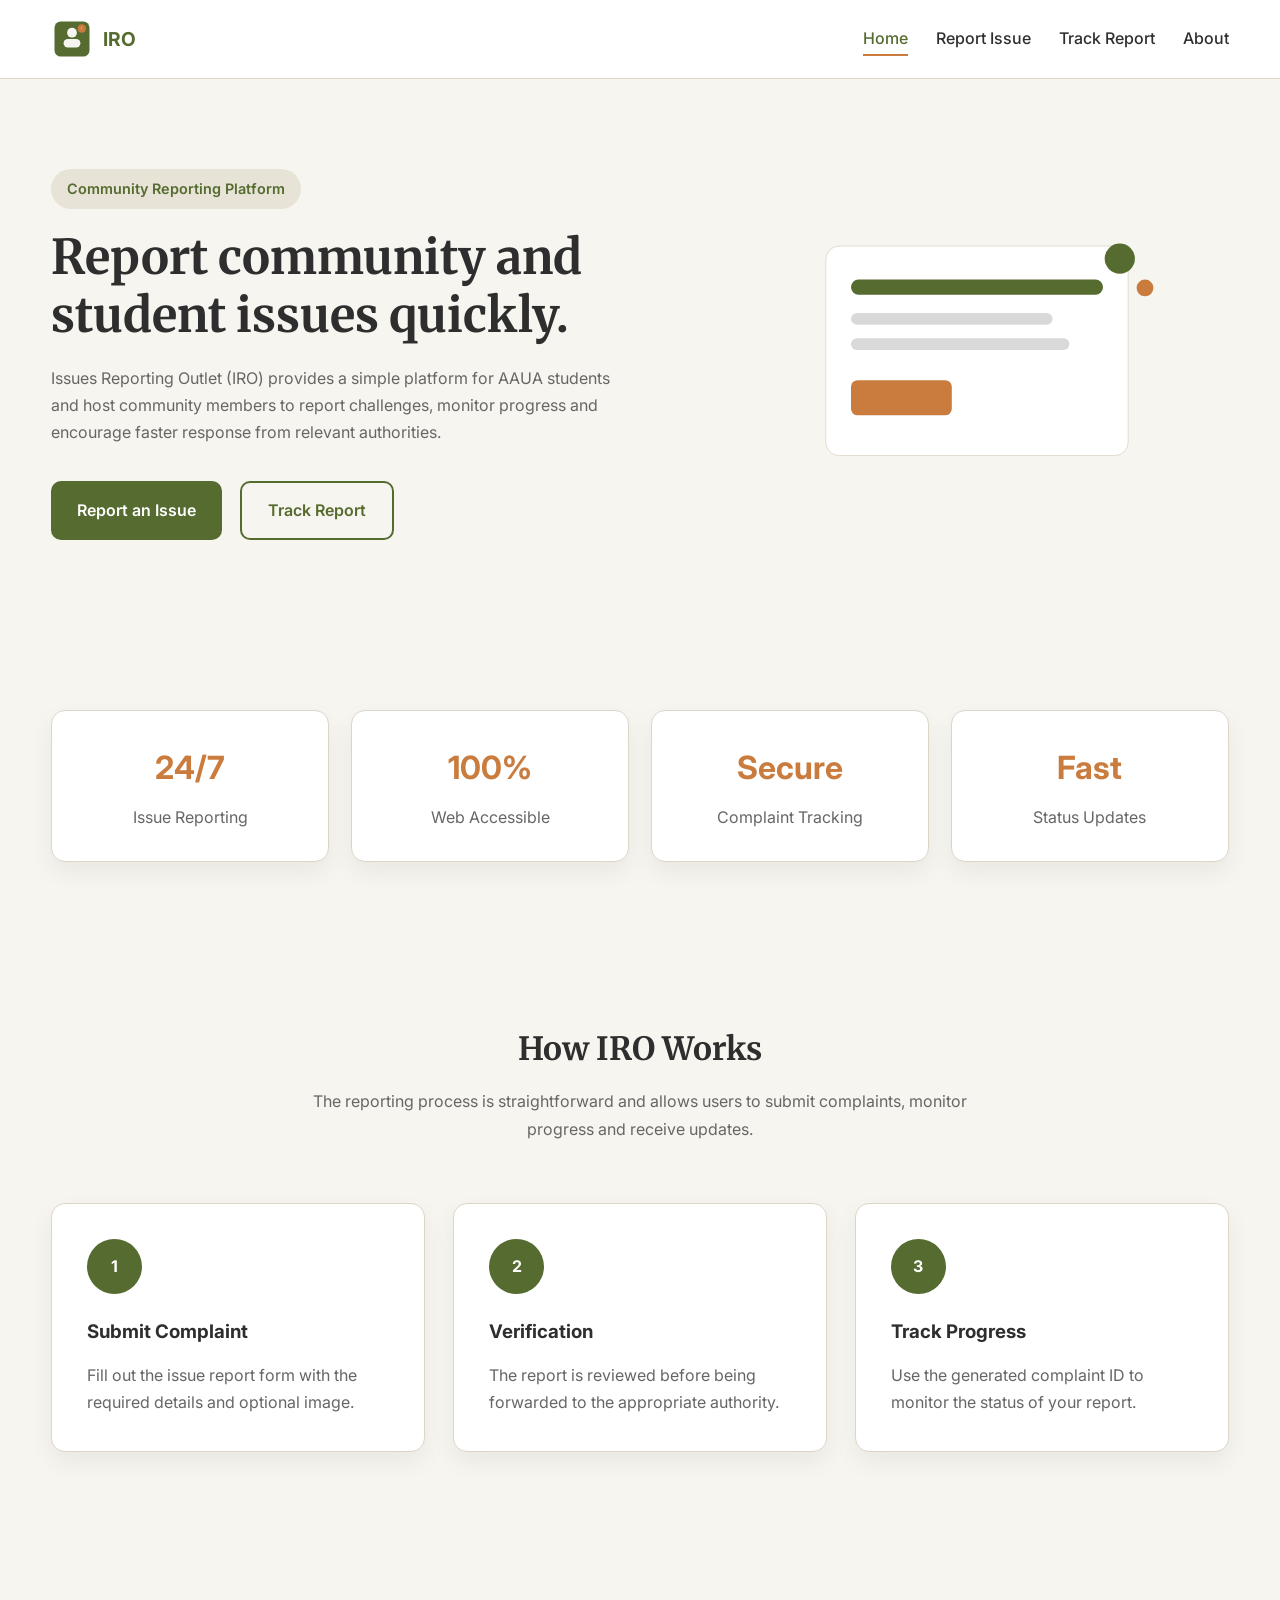
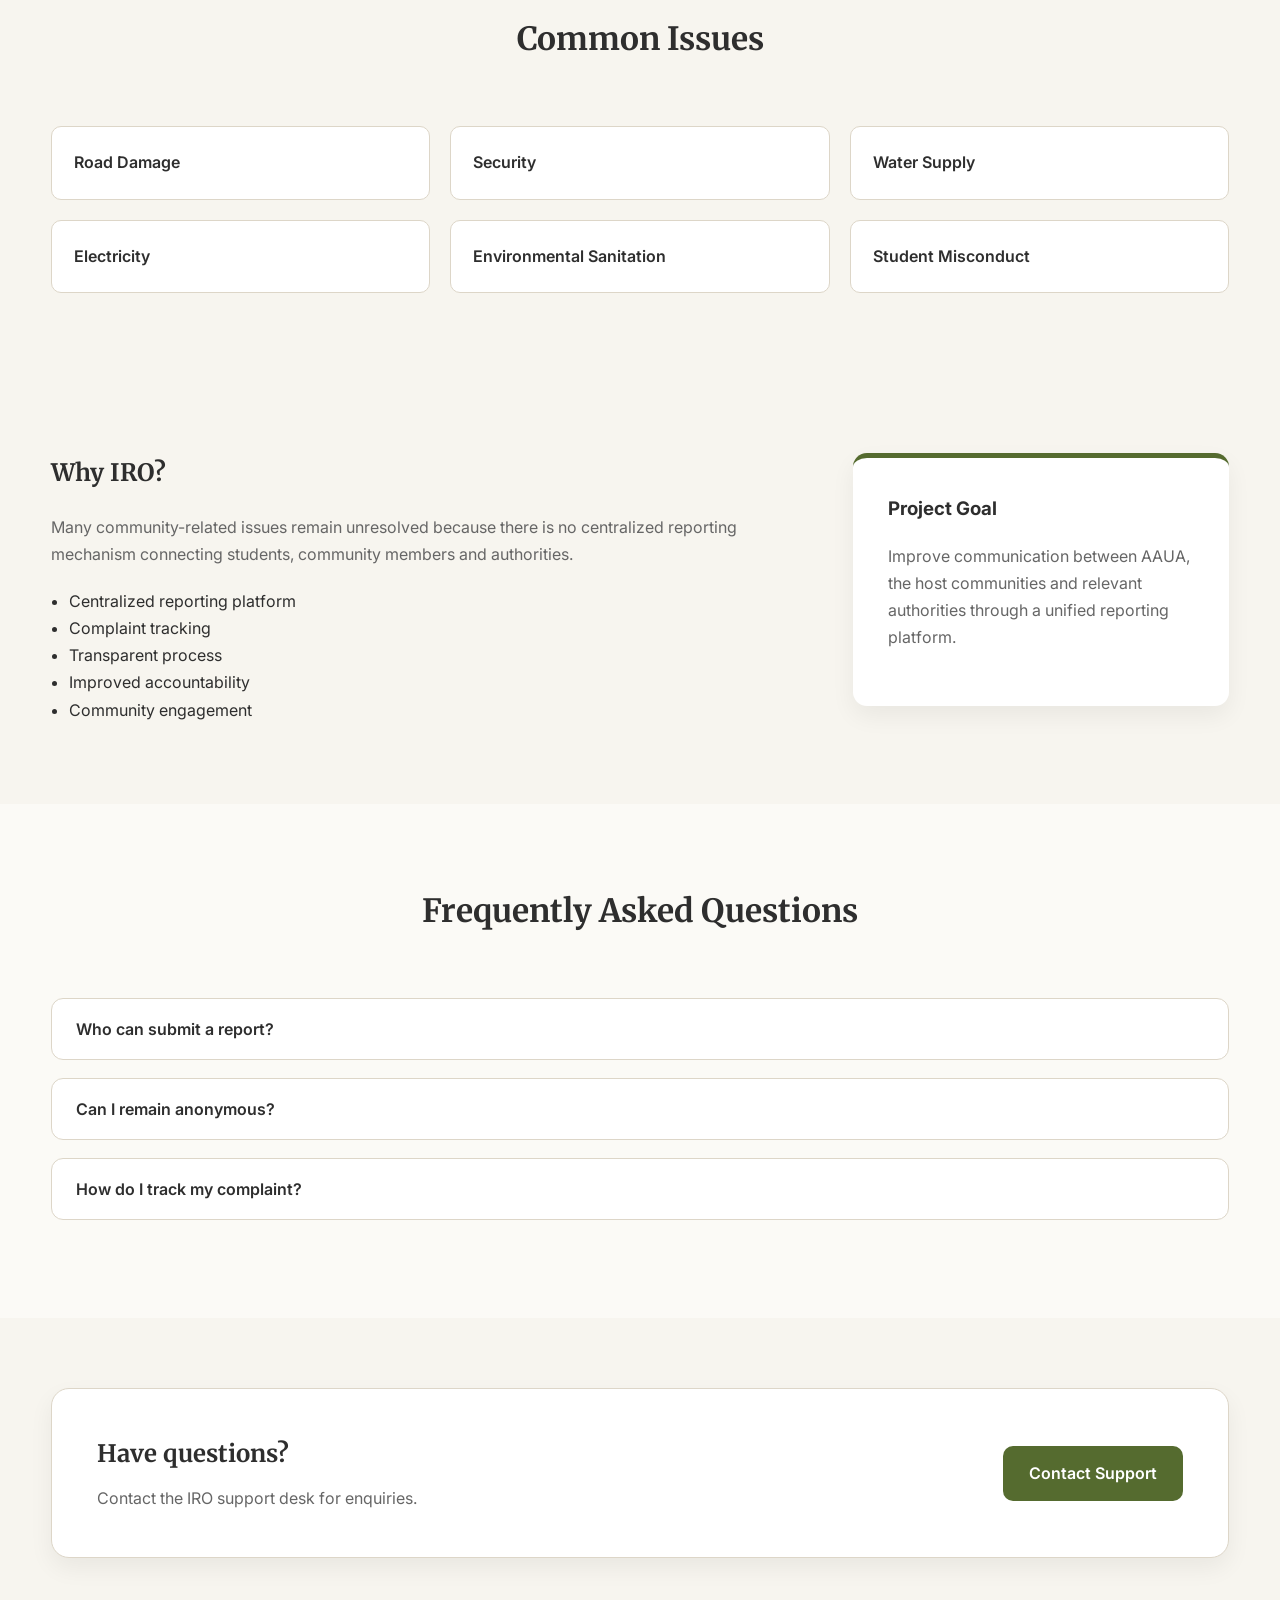
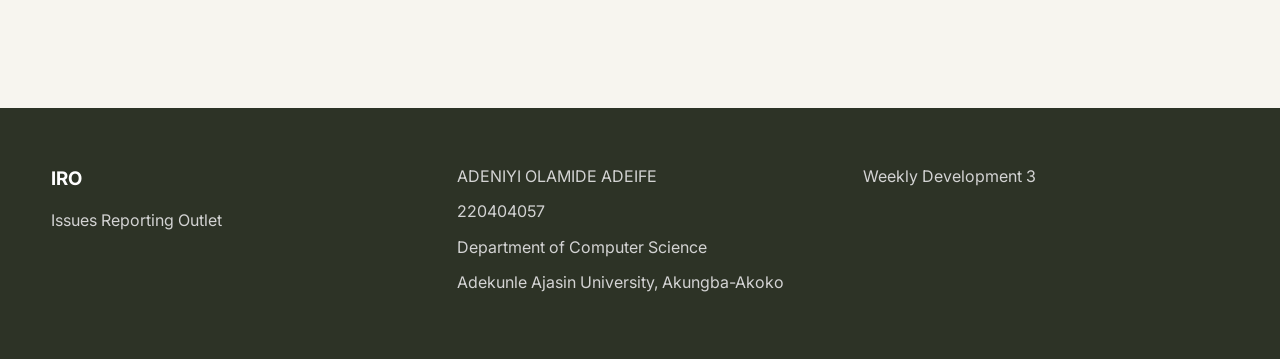
<file: index.html>
<!doctype html>
<html lang="en">
  <head>
    <meta charset="UTF-8" />
    <meta name="viewport" content="width=device-width, initial-scale=1.0" />
    <title>IRO | Issues Reporting Outlet</title>

    <link rel="icon" href="assets/favicon.png" />
    <link rel="stylesheet" href="css/style.css" />
  </head>
  <body>
    <header class="header">
      <div class="container nav-container">
        <a href="index.html" class="logo">
          <img src="assets/logo.svg" alt="IRO Logo" />
          <span>IRO</span>
        </a>

        <button
          class="menu-btn"
          id="menuBtn"
          aria-label="Toggle Navigation"
          aria-expanded="false"
        >
          ☰
        </button>

        <nav id="navMenu" class="nav-menu">
          <ul>
            <li><a class="active" href="index.html">Home</a></li>
            <li><a href="report.html">Report Issue</a></li>
            <li><a href="track.html">Track Report</a></li>
            <li><a href="about.html">About</a></li>
          </ul>
        </nav>
      </div>
    </header>

    <section class="hero" id="home">
      <div class="container hero-grid">
        <div class="hero-text">
          <span class="badge"> Community Reporting Platform </span>

          <h1>Report community and student issues quickly.</h1>

          <p>
            Issues Reporting Outlet (IRO) provides a simple platform for AAUA
            students and host community members to report challenges, monitor
            progress and encourage faster response from relevant authorities.
          </p>

          <div class="hero-buttons">
            <a href="report.html" class="btn primary"> Report an Issue </a>

            <a href="track.html" class="btn secondary"> Track Report </a>
          </div>
        </div>

        <div class="hero-image">
          <img src="assets/hero.svg" alt="Community Illustration" />
        </div>
      </div>
    </section>

    <section class="stats">
      <div class="container stat-grid">
        <div class="stat-card">
          <h2>24/7</h2>
          <p>Issue Reporting</p>
        </div>

        <div class="stat-card">
          <h2>100%</h2>
          <p>Web Accessible</p>
        </div>

        <div class="stat-card">
          <h2>Secure</h2>
          <p>Complaint Tracking</p>
        </div>

        <div class="stat-card">
          <h2>Fast</h2>
          <p>Status Updates</p>
        </div>
      </div>
    </section>

    <section class="features">
      <div class="container">
        <div class="section-title">
          <h2>How IRO Works</h2>

          <p>
            The reporting process is straightforward and allows users to submit
            complaints, monitor progress and receive updates.
          </p>
        </div>

        <div class="feature-grid">
          <article class="feature-card">
            <div class="number">1</div>

            <h3>Submit Complaint</h3>

            <p>
              Fill out the issue report form with the required details and
              optional image.
            </p>
          </article>

          <article class="feature-card">
            <div class="number">2</div>

            <h3>Verification</h3>

            <p>
              The report is reviewed before being forwarded to the appropriate
              authority.
            </p>
          </article>

          <article class="feature-card">
            <div class="number">3</div>

            <h3>Track Progress</h3>

            <p>
              Use the generated complaint ID to monitor the status of your
              report.
            </p>
          </article>
        </div>
      </div>
    </section>

    <section class="categories">
      <div class="container">
        <div class="section-title">
          <h2>Common Issues</h2>
        </div>

        <div class="category-grid">
          <div class="category">Road Damage</div>

          <div class="category">Security</div>

          <div class="category">Water Supply</div>

          <div class="category">Electricity</div>

          <div class="category">Environmental Sanitation</div>

          <div class="category">Student Misconduct</div>
        </div>
      </div>
    </section>

    <section class="why">
      <div class="container why-grid">
        <div>
          <h2>Why IRO?</h2>

          <p>
            Many community-related issues remain unresolved because there is no
            centralized reporting mechanism connecting students, community
            members and authorities.
          </p>

          <ul>
            <li>Centralized reporting platform</li>

            <li>Complaint tracking</li>

            <li>Transparent process</li>

            <li>Improved accountability</li>

            <li>Community engagement</li>
          </ul>
        </div>

        <div class="highlight-box">
          <h3>Project Goal</h3>

          <p>
            Improve communication between AAUA, the host communities and
            relevant authorities through a unified reporting platform.
          </p>
        </div>
      </div>
    </section>

    <section class="faq">
      <div class="container">
        <div class="section-title">
          <h2>Frequently Asked Questions</h2>
        </div>

        <div class="faq-item">
          <button class="faq-question">Who can submit a report?</button>

          <div class="faq-answer">
            Both AAUA students and community members can report issues.
          </div>
        </div>

        <div class="faq-item">
          <button class="faq-question">Can I remain anonymous?</button>

          <div class="faq-answer">Yes. Anonymous reporting is supported.</div>
        </div>

        <div class="faq-item">
          <button class="faq-question">How do I track my complaint?</button>

          <div class="faq-answer">
            Use the Complaint ID generated after successful submission.
          </div>
        </div>
      </div>
    </section>

    <section class="contact" id="contact">
      <div class="container contact-box">
        <div>
          <h2>Have questions?</h2>

          <p>Contact the IRO support desk for enquiries.</p>
        </div>

        <a href="report.html" class="btn primary"> Contact Support </a>
      </div>
    </section>

    <footer class="site-footer">
      <div class="container footer">
        <div>
          <h3>IRO</h3>

          <p>Issues Reporting Outlet</p>
        </div>

        <div>
          <p>ADENIYI OLAMIDE ADEIFE</p>

          <p>220404057</p>

          <p>Department of Computer Science</p>

          <p>Adekunle Ajasin University, Akungba-Akoko</p>
        </div>

        <div>
          <p>Weekly Development 3</p>
        </div>
      </div>
    </footer>

    <script src="js/script.js" defer></script>
  </body>
</html>
</file>
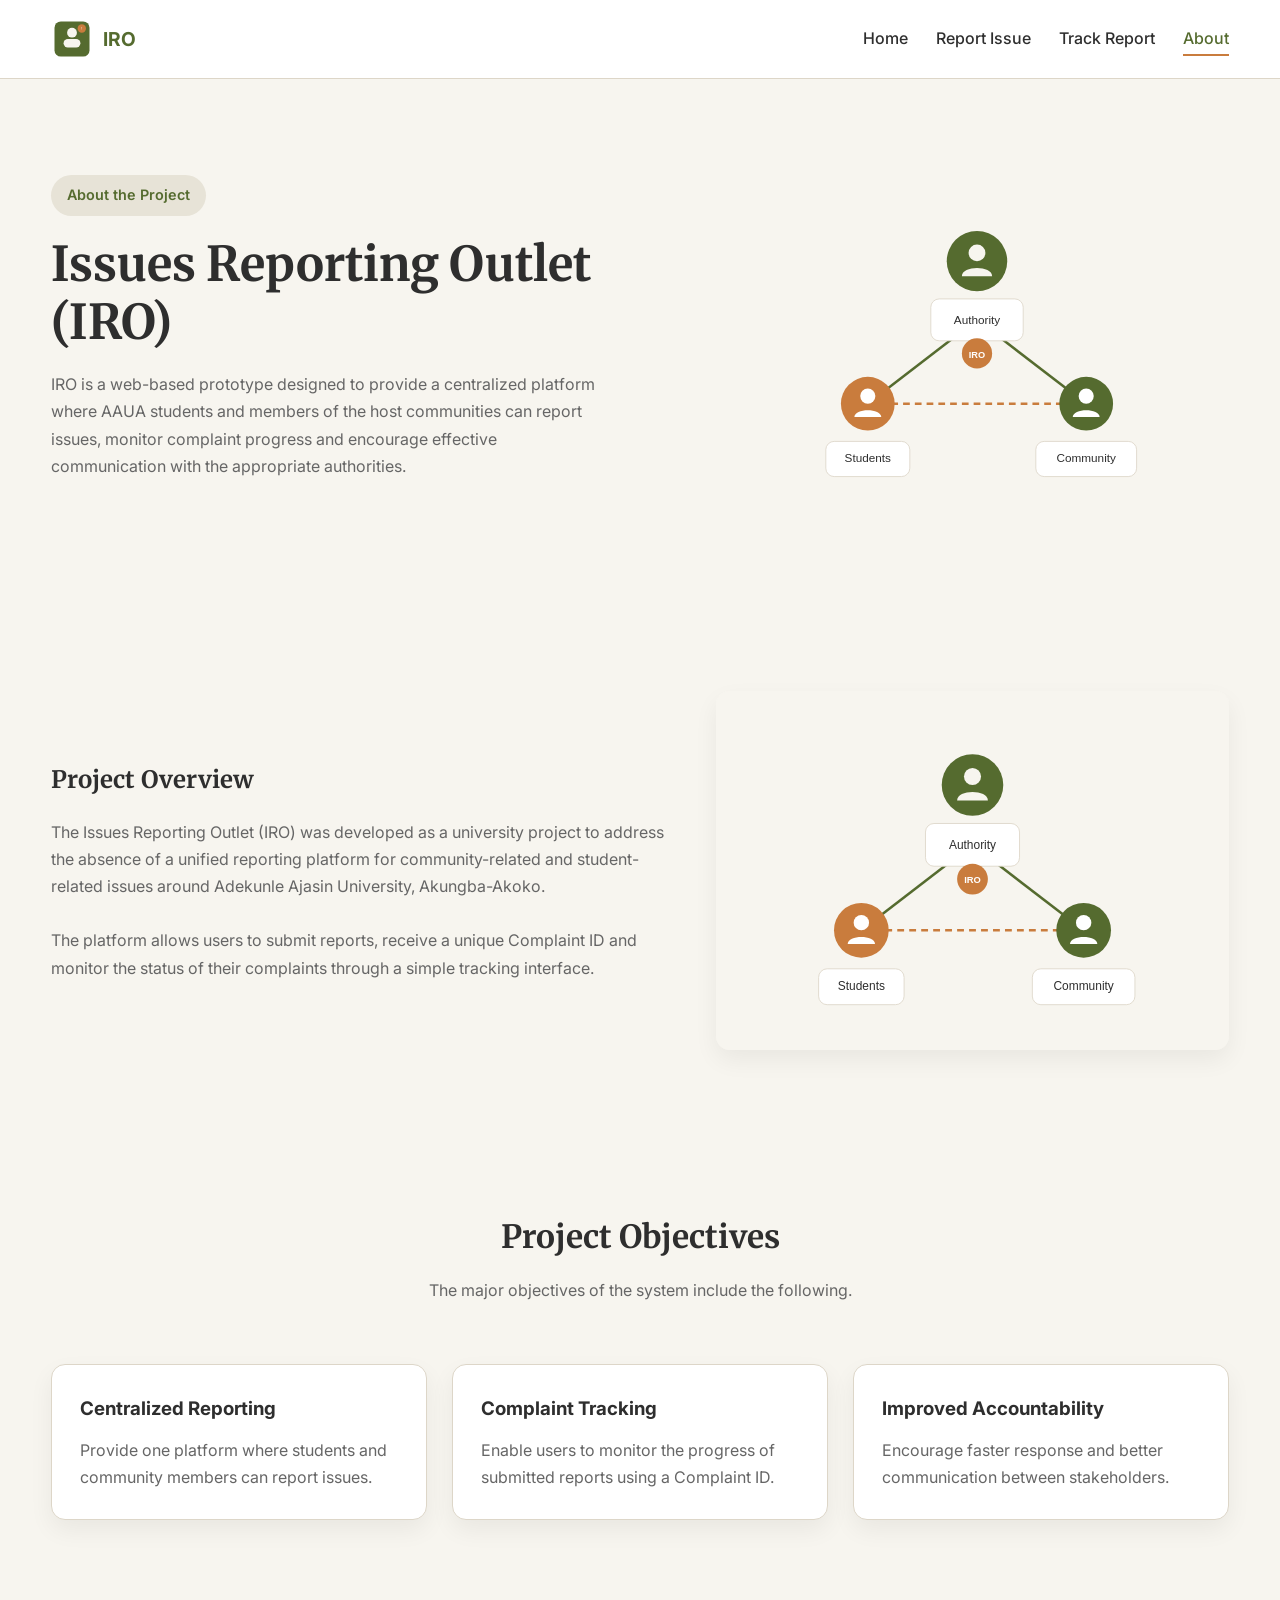
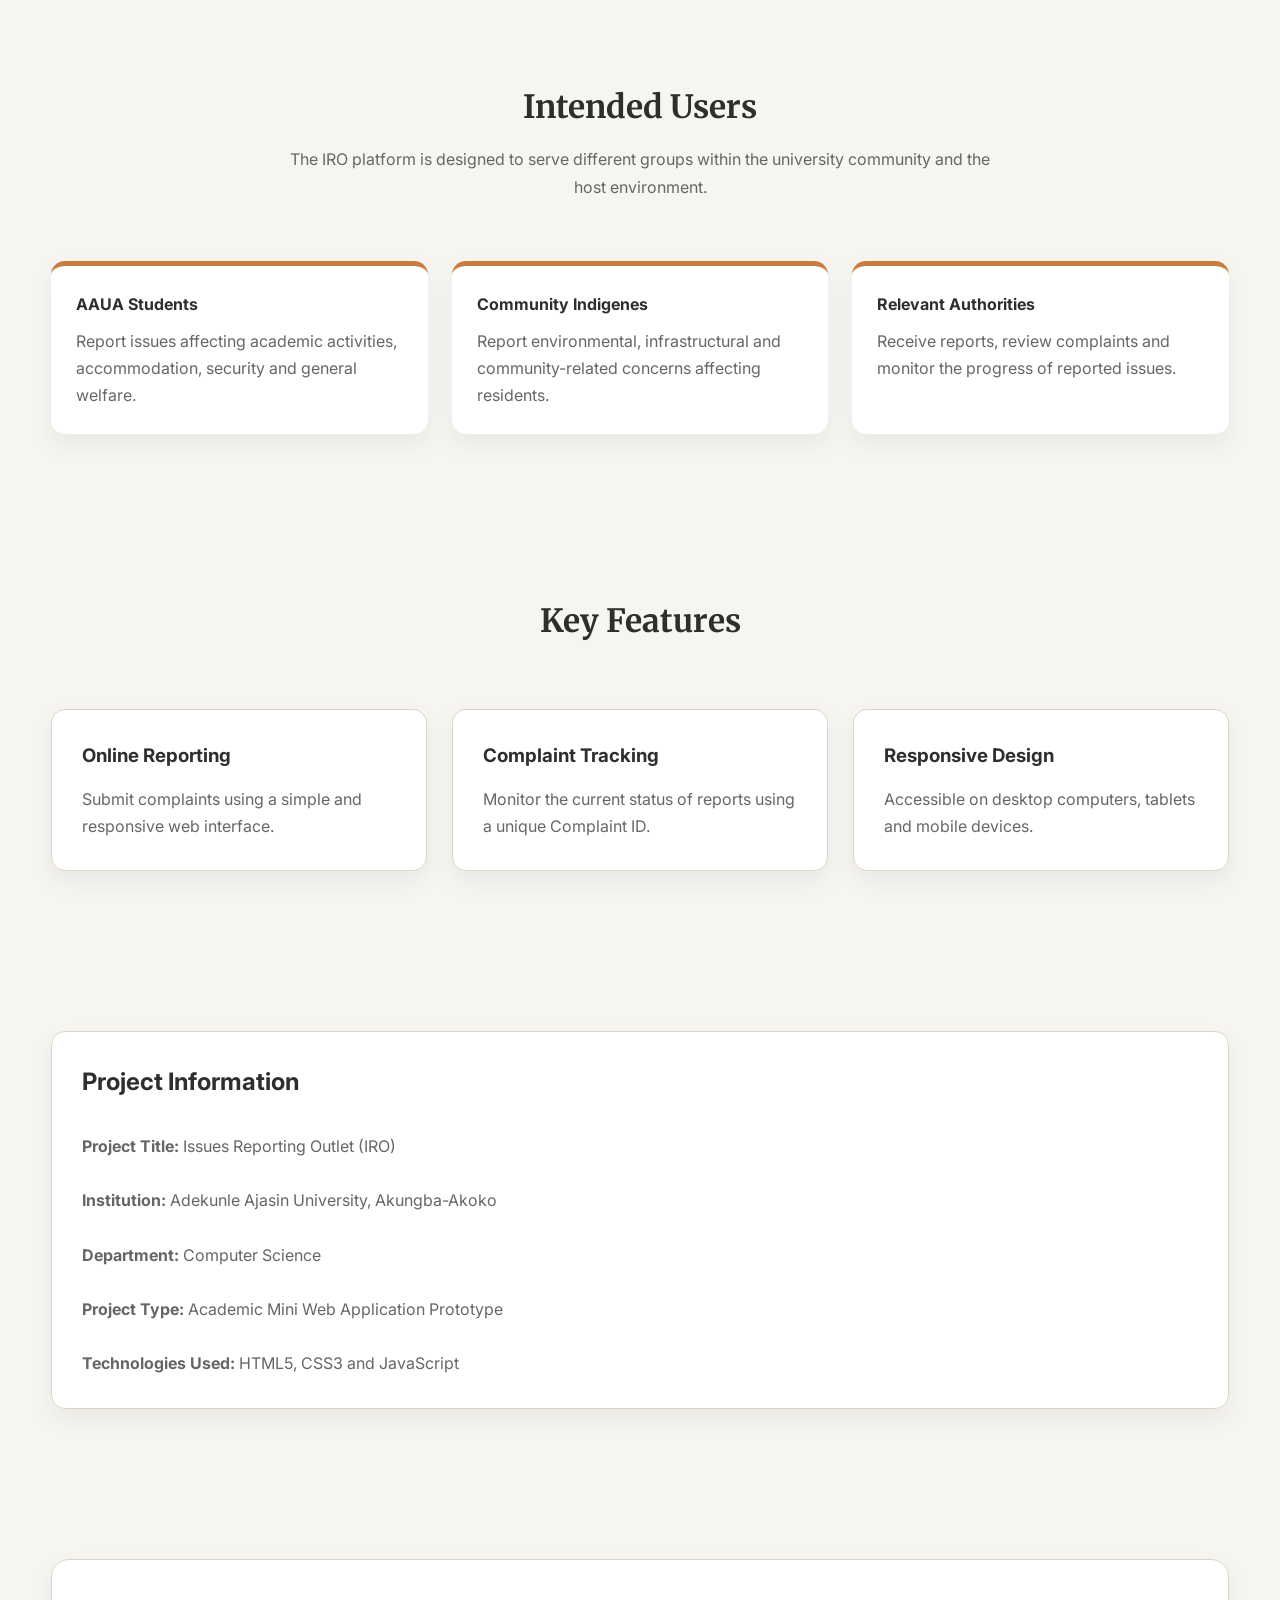
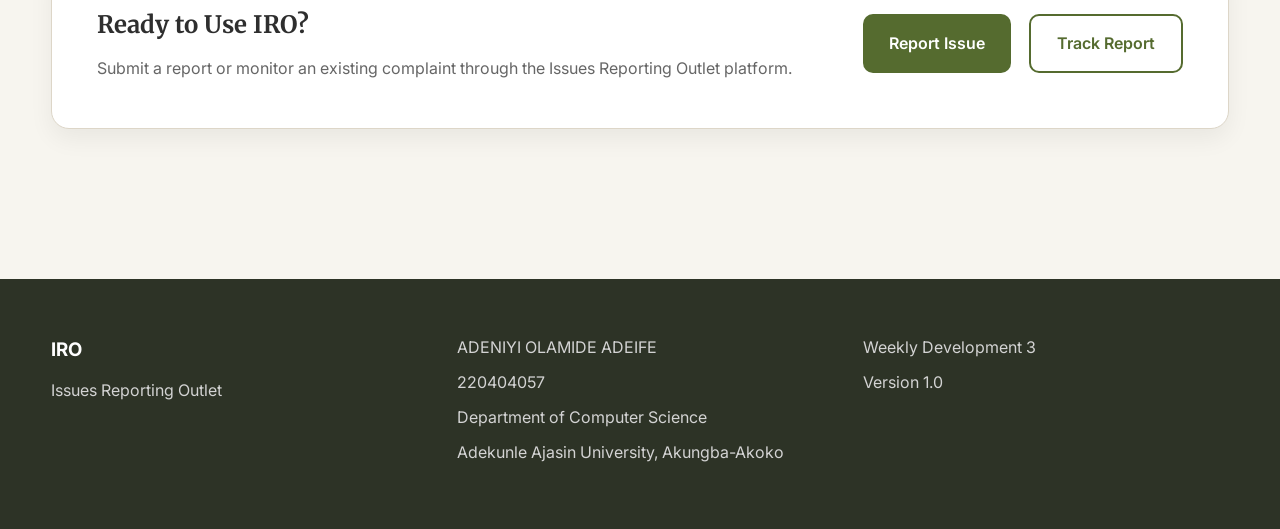
<file: about.html>
<!doctype html>
<html lang="en">
  <head>
    <meta charset="UTF-8" />

    <meta name="viewport" content="width=device-width, initial-scale=1.0" />

    <title>About | IRO</title>

    <link rel="icon" href="assets/favicon.png" />

    <link rel="stylesheet" href="css/style.css" />
  </head>

  <body>
    <header class="header">
      <div class="container nav-container">
        <a href="index.html" class="logo">
          <img src="assets/logo.svg" alt="IRO Logo" />

          <span>IRO</span>
        </a>

        <button
          class="menu-btn"
          id="menuBtn"
          aria-label="Toggle Navigation"
          aria-expanded="false"
        >
          ☰
        </button>

        <nav id="navMenu" class="nav-menu">
          <ul>
            <li>
              <a href="index.html"> Home </a>
            </li>

            <li>
              <a href="report.html"> Report Issue </a>
            </li>

            <li>
              <a href="track.html"> Track Report </a>
            </li>

            <li>
              <a href="about.html" class="active"> About </a>
            </li>
          </ul>
        </nav>
      </div>
    </header>

    <section class="hero">
      <div class="container hero-grid">
        <div>
          <span class="badge"> About the Project </span>

          <h1>Issues Reporting Outlet (IRO)</h1>

          <p>
            IRO is a web-based prototype designed to provide a centralized
            platform where AAUA students and members of the host communities can
            report issues, monitor complaint progress and encourage effective
            communication with the appropriate authorities.
          </p>
        </div>

        <div>
          <img src="assets/about.svg" alt="About IRO" />
        </div>
      </div>
    </section>

    <section>
      <div class="container about-intro">
        <div>
          <h2>Project Overview</h2>

          <p>
            The Issues Reporting Outlet (IRO) was developed as a university
            project to address the absence of a unified reporting platform for
            community-related and student-related issues around Adekunle Ajasin
            University, Akungba-Akoko.
          </p>

          <br />

          <p>
            The platform allows users to submit reports, receive a unique
            Complaint ID and monitor the status of their complaints through a
            simple tracking interface.
          </p>
        </div>

        <div>
          <img
            src="assets/about.svg"
            class="img-responsive rounded shadow"
            alt="Project Overview"
          />
        </div>
      </div>
    </section>

    <section>
      <div class="container">
        <div class="section-title">
          <h2>Project Objectives</h2>

          <p>The major objectives of the system include the following.</p>
        </div>

        <div class="objective-grid">
          <div class="objective-card">
            <h3>Centralized Reporting</h3>

            <p>
              Provide one platform where students and community members can
              report issues.
            </p>
          </div>

          <div class="objective-card">
            <h3>Complaint Tracking</h3>

            <p>
              Enable users to monitor the progress of submitted reports using a
              Complaint ID.
            </p>
          </div>

          <div class="objective-card">
            <h3>Improved Accountability</h3>

            <p>
              Encourage faster response and better communication between
              stakeholders.
            </p>
          </div>
        </div>
      </div>
    </section>

    <section>
      <div class="container">
        <div class="section-title">
          <h2>Intended Users</h2>

          <p>
            The IRO platform is designed to serve different groups within the
            university community and the host environment.
          </p>
        </div>

        <div class="stakeholder-grid">
          <div class="stakeholder-card">
            <h4>AAUA Students</h4>

            <p>
              Report issues affecting academic activities, accommodation,
              security and general welfare.
            </p>
          </div>

          <div class="stakeholder-card">
            <h4>Community Indigenes</h4>

            <p>
              Report environmental, infrastructural and community-related
              concerns affecting residents.
            </p>
          </div>

          <div class="stakeholder-card">
            <h4>Relevant Authorities</h4>

            <p>
              Receive reports, review complaints and monitor the progress of
              reported issues.
            </p>
          </div>
        </div>
      </div>
    </section>

    <section>
      <div class="container">
        <div class="section-title">
          <h2>Key Features</h2>
        </div>

        <div class="grid-3">
          <div class="card">
            <h3>Online Reporting</h3>

            <p>
              Submit complaints using a simple and responsive web interface.
            </p>
          </div>

          <div class="card">
            <h3>Complaint Tracking</h3>

            <p>
              Monitor the current status of reports using a unique Complaint ID.
            </p>
          </div>

          <div class="card">
            <h3>Responsive Design</h3>

            <p>Accessible on desktop computers, tablets and mobile devices.</p>
          </div>
        </div>
      </div>
    </section>

    <section>
      <div class="container">
        <div class="card">
          <h2 class="mb-3">Project Information</h2>

          <p>
            <strong>Project Title:</strong>
            Issues Reporting Outlet (IRO)
          </p>

          <br />

          <p>
            <strong>Institution:</strong>
            Adekunle Ajasin University, Akungba-Akoko
          </p>

          <br />

          <p>
            <strong>Department:</strong>
            Computer Science
          </p>

          <br />

          <p>
            <strong>Project Type:</strong>
            Academic Mini Web Application Prototype
          </p>

          <br />

          <p>
            <strong>Technologies Used:</strong>
            HTML5, CSS3 and JavaScript
          </p>
        </div>
      </div>
    </section>

    <section class="contact" id="contact">
      <div class="container contact-box">
        <div>
          <h2>Ready to Use IRO?</h2>

          <p>
            Submit a report or monitor an existing complaint through the Issues
            Reporting Outlet platform.
          </p>
        </div>

        <div class="hero-buttons">
          <a href="report.html" class="btn primary"> Report Issue </a>

          <a href="track.html" class="btn secondary"> Track Report </a>
        </div>
      </div>
    </section>

    <footer class="site-footer">
      <div class="container footer">
        <div>
          <h3>IRO</h3>

          <p>Issues Reporting Outlet</p>
        </div>

        <div>
          <p>ADENIYI OLAMIDE ADEIFE</p>

          <p>220404057</p>

          <p>Department of Computer Science</p>

          <p>Adekunle Ajasin University, Akungba-Akoko</p>
        </div>

        <div>
          <p>Weekly Development 3</p>

          <p>Version 1.0</p>
        </div>
      </div>
    </footer>

    <script src="js/script.js" defer></script>
  </body>
</html>
</file>
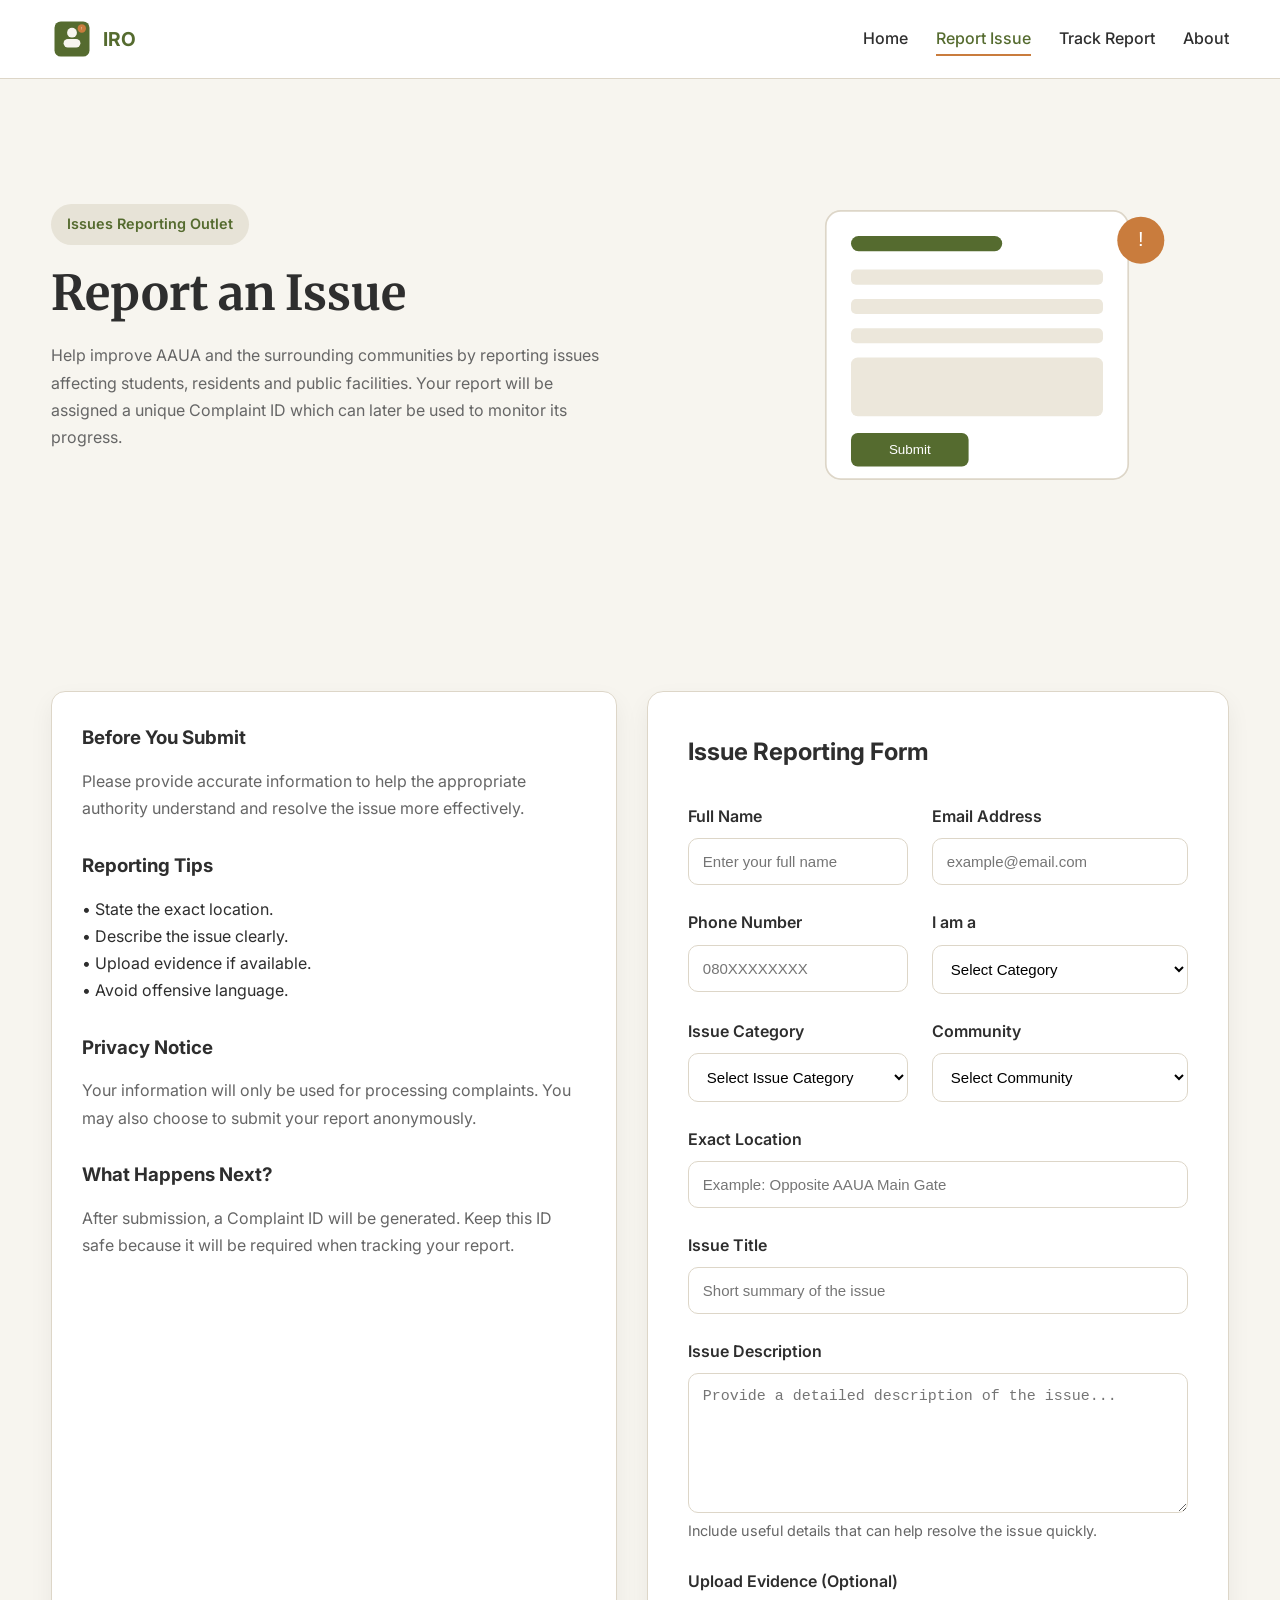
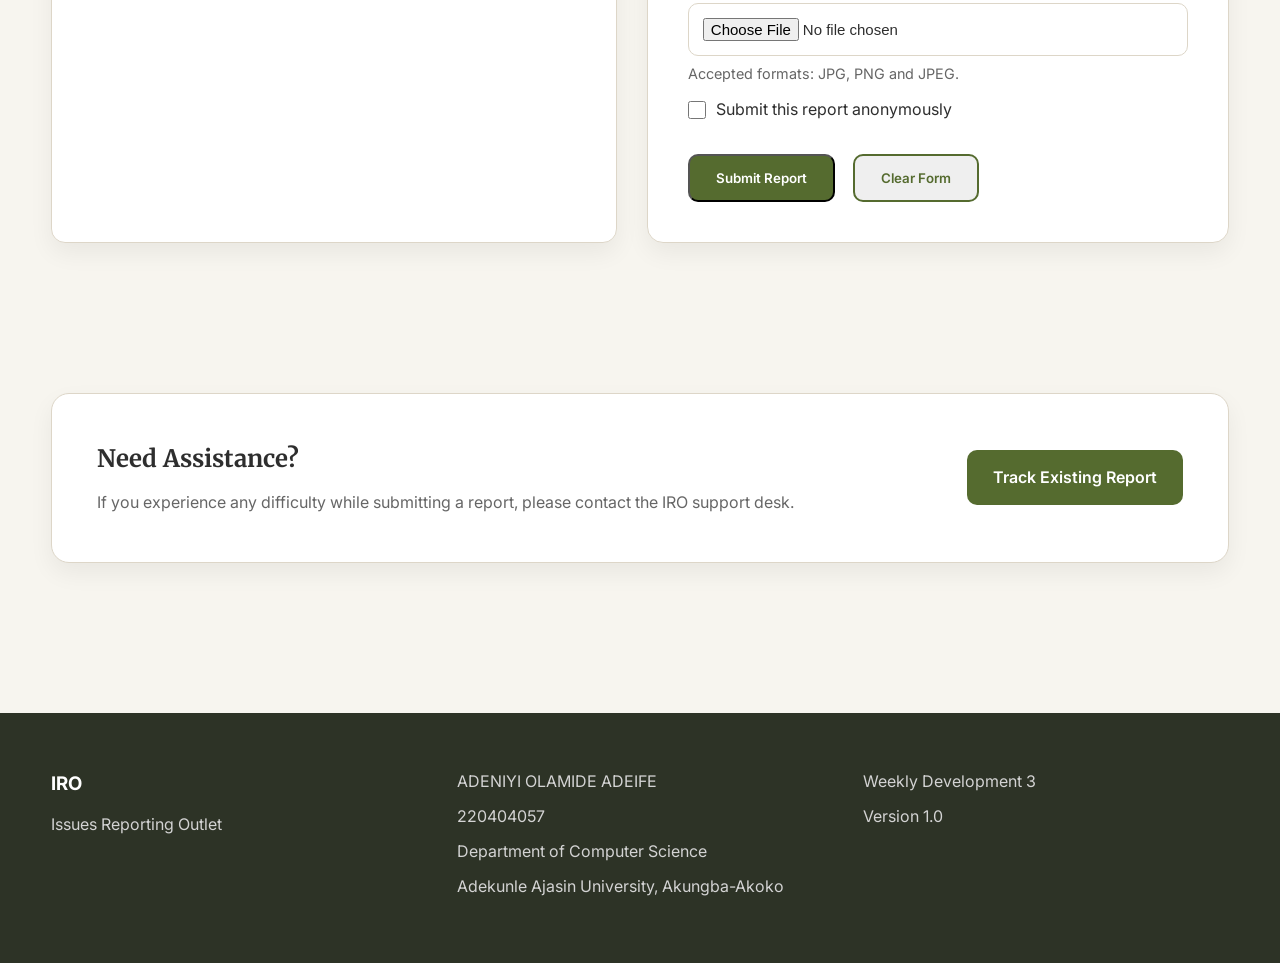
<file: report.html>
<!doctype html>
<html lang="en">
  <head>
    <meta charset="UTF-8" />
    <meta name="viewport" content="width=device-width, initial-scale=1.0" />

    <title>Report Issue | IRO</title>

    <link rel="icon" href="assets/favicon.png" />
    <link rel="stylesheet" href="css/style.css" />
  </head>

  <body>
    <header class="header">
      <div class="container nav-container">
        <a href="index.html" class="logo">
          <img src="assets/logo.svg" alt="IRO Logo" />

          <span>IRO</span>
        </a>

        <button
          class="menu-btn"
          id="menuBtn"
          aria-label="Toggle Navigation"
          aria-expanded="false"
        >
          ☰
        </button>

        <nav id="navMenu" class="nav-menu">
          <ul>
            <li>
              <a href="index.html"> Home </a>
            </li>

            <li>
              <a href="report.html" class="active"> Report Issue </a>
            </li>

            <li>
              <a href="track.html"> Track Report </a>
            </li>

            <li>
              <a href="about.html"> About </a>
            </li>
          </ul>
        </nav>
      </div>
    </header>

    <section class="hero">
      <div class="container hero-grid">
        <div>
          <span class="badge"> Issues Reporting Outlet </span>

          <h1>Report an Issue</h1>

          <p>
            Help improve AAUA and the surrounding communities by reporting
            issues affecting students, residents and public facilities. Your
            report will be assigned a unique Complaint ID which can later be
            used to monitor its progress.
          </p>
        </div>

        <div>
          <img src="assets/report.svg" alt="Report Issue Illustration" />
        </div>
      </div>
    </section>

    <section class="form-page">
      <div class="container">
        <div class="grid-2">
          <aside class="card fade-up">
            <h3>Before You Submit</h3>

            <p>
              Please provide accurate information to help the appropriate
              authority understand and resolve the issue more effectively.
            </p>

            <br />

            <h3>Reporting Tips</h3>

            <ul>
              <li>• State the exact location.</li>

              <li>• Describe the issue clearly.</li>

              <li>• Upload evidence if available.</li>

              <li>• Avoid offensive language.</li>
            </ul>

            <br />

            <h3>Privacy Notice</h3>

            <p>
              Your information will only be used for processing complaints. You
              may also choose to submit your report anonymously.
            </p>

            <br />

            <h3>What Happens Next?</h3>

            <p>
              After submission, a Complaint ID will be generated. Keep this ID
              safe because it will be required when tracking your report.
            </p>
          </aside>

          <div class="form-wrapper fade-up">
            <h2 class="mb-3">Issue Reporting Form</h2>

            <form id="reportForm">
              <div class="form-grid">
                <div class="form-group">
                  <label for="fullname"> Full Name </label>

                  <input
                    type="text"
                    id="fullname"
                    name="fullname"
                    placeholder="Enter your full name"
                  />
                </div>

                <div class="form-group">
                  <label for="email"> Email Address </label>

                  <input
                    type="email"
                    id="email"
                    name="email"
                    placeholder="example@email.com"
                  />
                </div>

                <div class="form-group">
                  <label for="phone"> Phone Number </label>

                  <input
                    type="tel"
                    id="phone"
                    name="phone"
                    placeholder="080XXXXXXXX"
                  />
                </div>

                <div class="form-group">
                  <label for="userType"> I am a </label>

                  <select id="userType" name="userType">
                    <option value="">Select Category</option>

                    <option>AAUA Student</option>

                    <option>Community Indigene</option>

                    <option>Student & Community Member</option>
                  </select>
                </div>
                <div class="form-group">
                  <label for="category"> Issue Category </label>

                  <select id="category" name="category" required>
                    <option value="">Select Issue Category</option>

                    <option>Security</option>

                    <option>Road Damage</option>

                    <option>Water Supply</option>

                    <option>Electricity</option>

                    <option>Environmental Sanitation</option>

                    <option>Student Misconduct</option>

                    <option>Noise Disturbance</option>

                    <option>Others</option>
                  </select>
                </div>

                <div class="form-group">
                  <label for="community"> Community </label>

                  <select id="community" name="community" required>
                    <option value="">Select Community</option>

                    <option>Akungba</option>

                    <option>Iwaro</option>

                    <option>Etioro</option>

                    <option>Ayegunle</option>

                    <option>Others</option>
                  </select>
                </div>

                <div class="form-group full">
                  <label for="location"> Exact Location </label>

                  <input
                    type="text"
                    id="location"
                    name="location"
                    placeholder="Example: Opposite AAUA Main Gate"
                    required
                  />
                </div>

                <div class="form-group full">
                  <label for="title"> Issue Title </label>

                  <input
                    type="text"
                    id="title"
                    name="title"
                    placeholder="Short summary of the issue"
                    required
                  />
                </div>

                <div class="form-group full">
                  <label for="description"> Issue Description </label>

                  <textarea
                    id="description"
                    name="description"
                    placeholder="Provide a detailed description of the issue..."
                    required
                  ></textarea>

                  <small class="form-note">
                    Include useful details that can help resolve the issue
                    quickly.
                  </small>
                </div>

                <div class="form-group full">
                  <label for="evidence"> Upload Evidence (Optional) </label>

                  <input
                    type="file"
                    id="evidence"
                    name="evidence"
                    accept="image/*"
                  />

                  <small class="form-note">
                    Accepted formats: JPG, PNG and JPEG.
                  </small>
                </div>
              </div>

              <div class="checkbox">
                <input type="checkbox" id="anonymous" />

                <label for="anonymous"> Submit this report anonymously </label>
              </div>

              <div class="hero-buttons mt-3">
                <button type="submit" class="btn primary">Submit Report</button>

                <button type="reset" class="btn secondary">Clear Form</button>
              </div>

              <div class="alert" id="successMessage">
                <strong> Report Submitted Successfully </strong>

                <br /><br />

                Complaint ID:

                <strong id="generatedId"> IRO-00000000-0000 </strong>

                <br /><br />

                Please save this Complaint ID. You will need it to track the
                status of your report.
              </div>
            </form>
          </div>
        </div>
      </div>
    </section>

    <section class="contact" id="contact">
      <div class="container contact-box">
        <div>
          <h2>Need Assistance?</h2>

          <p>
            If you experience any difficulty while submitting a report, please
            contact the IRO support desk.
          </p>
        </div>

        <a href="track.html" class="btn primary"> Track Existing Report </a>
      </div>
    </section>

    <footer class="site-footer">
      <div class="container footer">
        <div>
          <h3>IRO</h3>

          <p>Issues Reporting Outlet</p>
        </div>

        <div>
          <p>ADENIYI OLAMIDE ADEIFE</p>

          <p>220404057</p>

          <p>Department of Computer Science</p>

          <p>Adekunle Ajasin University, Akungba-Akoko</p>
        </div>

        <div>
          <p>Weekly Development 3</p>

          <p>Version 1.0</p>
        </div>
      </div>
    </footer>

    <script src="js/script.js" defer></script>
  </body>
</html>
</file>
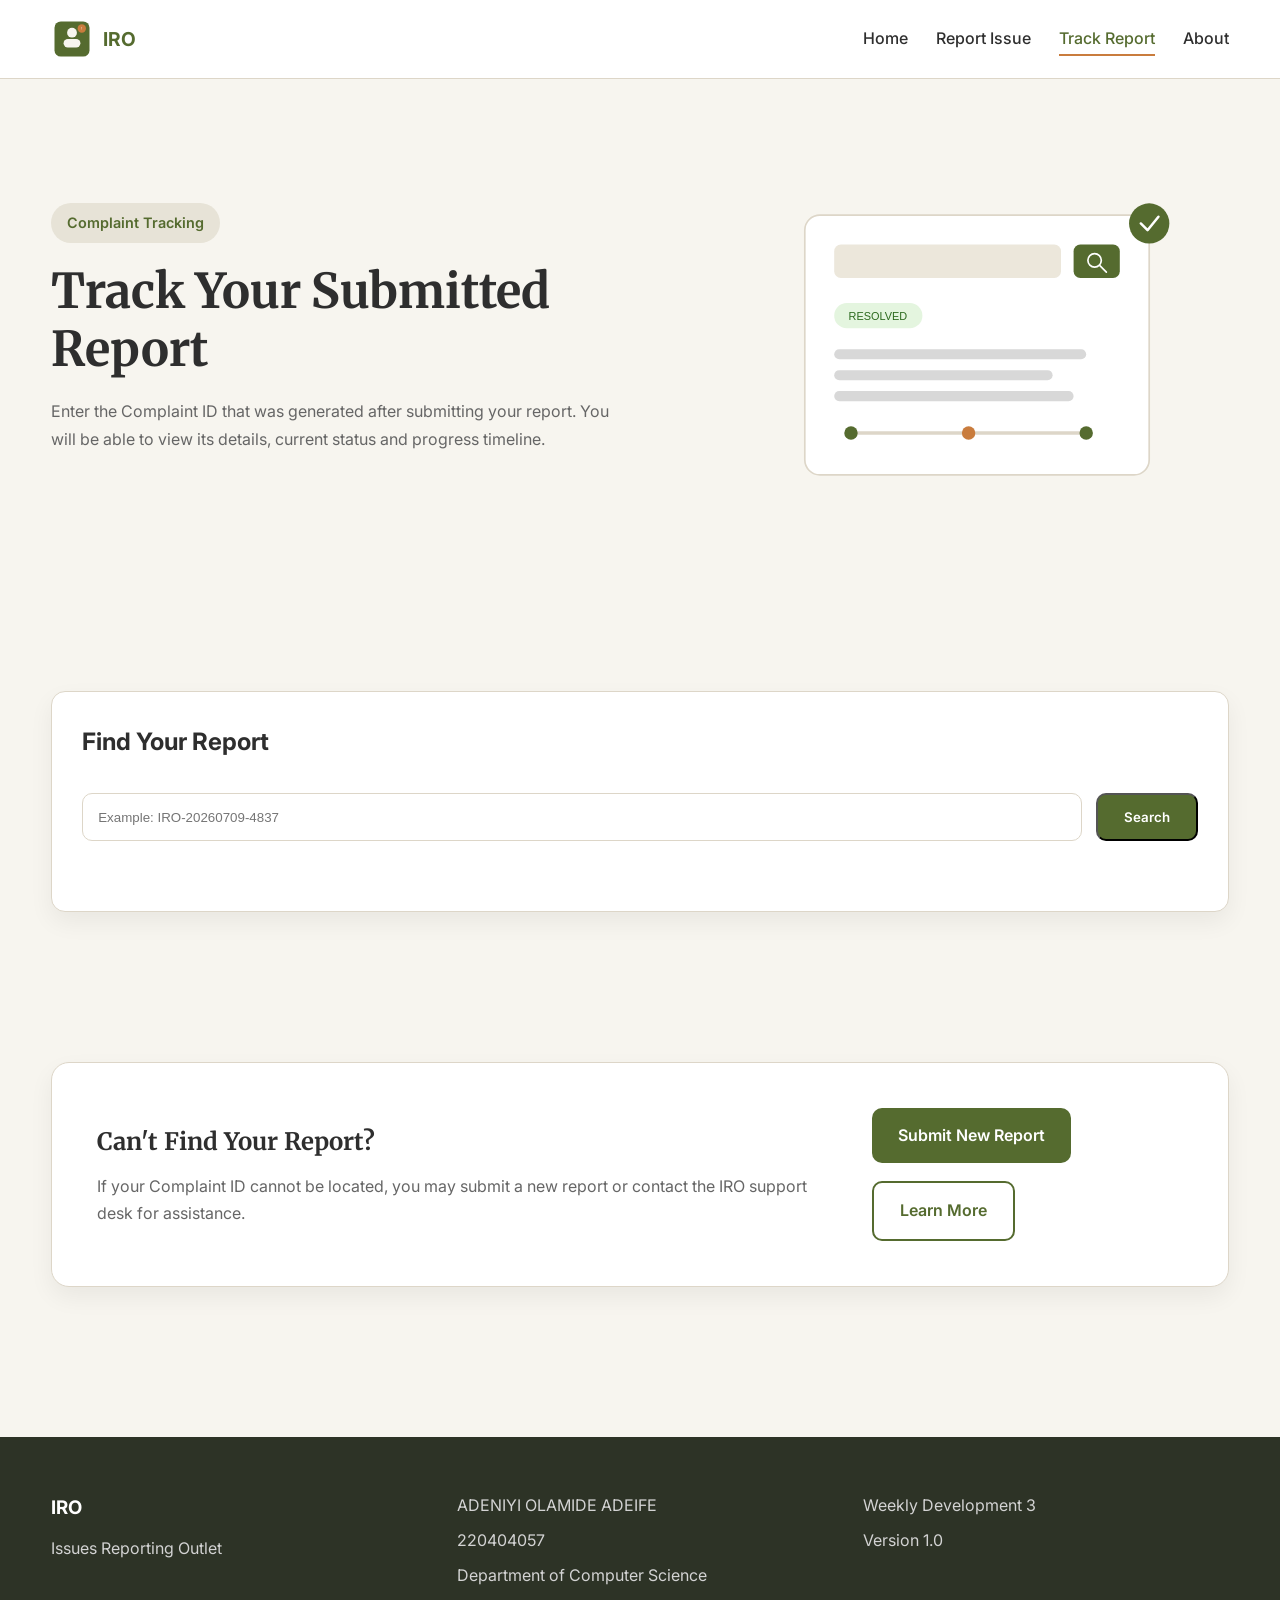
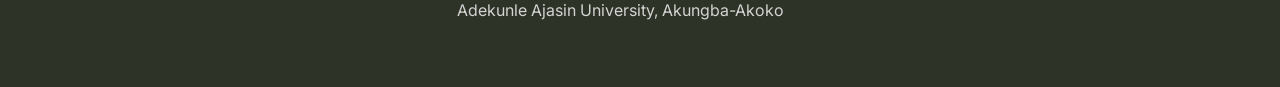
<file: track.html>
<!doctype html>
<html lang="en">
  <head>
    <meta charset="UTF-8" />

    <meta name="viewport" content="width=device-width, initial-scale=1.0" />

    <title>Track Report | IRO</title>

    <link rel="icon" href="assets/favicon.png" />

    <link rel="stylesheet" href="css/style.css" />
  </head>

  <body>
    <header class="header">
      <div class="container nav-container">
        <a href="index.html" class="logo">
          <img src="assets/logo.svg" alt="IRO Logo" />

          <span>IRO</span>
        </a>

        <button
          class="menu-btn"
          id="menuBtn"
          aria-label="Toggle Navigation"
          aria-expanded="false"
        >
          ☰
        </button>

        <nav id="navMenu" class="nav-menu">
          <ul>
            <li>
              <a href="index.html"> Home </a>
            </li>

            <li>
              <a href="report.html"> Report Issue </a>
            </li>

            <li>
              <a href="track.html" class="active"> Track Report </a>
            </li>

            <li>
              <a href="about.html"> About </a>
            </li>
          </ul>
        </nav>
      </div>
    </header>

    <section class="hero">
      <div class="container hero-grid">
        <div>
          <span class="badge"> Complaint Tracking </span>

          <h1>Track Your Submitted Report</h1>

          <p>
            Enter the Complaint ID that was generated after submitting your
            report. You will be able to view its details, current status and
            progress timeline.
          </p>
        </div>

        <div>
          <img src="assets/track.svg" alt="Track Report" />
        </div>
      </div>
    </section>

    <section class="form-page">
      <div class="container">
        <div class="card">
          <h2 class="mb-3">Find Your Report</h2>

          <form id="trackingForm">
            <div class="search-box">
              <input
                type="text"
                id="trackingId"
                placeholder="Example: IRO-20260709-4837"
                autocomplete="off"
                required
              />

              <button type="submit" class="btn primary">Search</button>
            </div>
          </form>

          <div id="trackingResult" style="display: none">
            <div class="status-card">
              <div class="status-header">
                <div>
                  <h3 id="displayTitle">Issue Title</h3>

                  <p id="displayLocation">Location</p>
                </div>

                <span class="status-badge pending" id="displayStatus">
                  Pending
                </span>
              </div>

              <div class="grid-2">
                <div>
                  <p>
                    <strong> Complaint ID: </strong>

                    <span id="displayId"></span>
                  </p>

                  <br />

                  <p>
                    <strong> Category: </strong>

                    <span id="displayCategory"></span>
                  </p>

                  <br />

                  <p>
                    <strong> Community: </strong>

                    <span id="displayCommunity"></span>
                  </p>
                </div>

                <div>
                  <p>
                    <strong> Submitted By: </strong>

                    <span id="displayName"></span>
                  </p>

                  <br />

                  <p>
                    <strong> Date Submitted: </strong>

                    <span id="displayDate"></span>
                  </p>

                  <br />

                  <p>
                    <strong> Current Stage: </strong>

                    <span id="displayStage"> Awaiting Review </span>
                  </p>
                </div>
              </div>

              <div class="mt-4">
                <h3>Description</h3>

                <p id="displayDescription"></p>
              </div>

              <div class="timeline mt-4">
                <div class="timeline-item">
                  <div class="timeline-dot"></div>

                  <div class="timeline-content">
                    <h4>Report Submitted</h4>

                    <p>
                      Your complaint has been successfully submitted and
                      recorded in the IRO reporting system.
                    </p>
                  </div>
                </div>

                <div class="timeline-item">
                  <div class="timeline-dot"></div>

                  <div class="timeline-content">
                    <h4 id="timelineTitle">Awaiting Review</h4>

                    <p id="timelineDescription">
                      Your report is waiting to be reviewed by the appropriate
                      authority.
                    </p>
                  </div>
                </div>
              </div>
            </div>
          </div>

          <div id="notFound" class="alert">
            <strong> No report was found. </strong>

            <br /><br />

            Please confirm that the Complaint ID is correct, then try again.
          </div>
        </div>
      </div>
    </section>

    <section class="contact" id="contact">
      <div class="container contact-box">
        <div>
          <h2>Can't Find Your Report?</h2>

          <p>
            If your Complaint ID cannot be located, you may submit a new report
            or contact the IRO support desk for assistance.
          </p>
        </div>

        <div class="hero-buttons">
          <a href="report.html" class="btn primary"> Submit New Report </a>

          <a href="about.html" class="btn secondary"> Learn More </a>
        </div>
      </div>
    </section>

    <footer class="site-footer">
      <div class="container footer">
        <div>
          <h3>IRO</h3>

          <p>Issues Reporting Outlet</p>
        </div>

        <div>
          <p>ADENIYI OLAMIDE ADEIFE</p>

          <p>220404057</p>

          <p>Department of Computer Science</p>

          <p>Adekunle Ajasin University, Akungba-Akoko</p>
        </div>

        <div>
          <p>Weekly Development 3</p>

          <p>Version 1.0</p>
        </div>
      </div>
    </footer>

    <script src="js/script.js" defer></script>
  </body>
</html>
</file>
<file: css/style.css>
@import url("https://fonts.googleapis.com/css2?family=Inter:wght@300;400;500;600;700&family=Merriweather:wght@700&display=swap");

:root {
  --primary: #556b2f;
  --primary-dark: #3f5122;

  --secondary: #c97c3d;

  --cream: #f7f5ef;

  --card: #ffffff;

  --light: #efe9de;

  --border: #ddd6c8;

  --text: #2e2e2e;

  --muted: #666;

  --radius: 14px;

  --shadow: 0 10px 25px rgba(0, 0, 0, 0.06);

  --transition: 0.3s ease;

  --container: 1180px;
}

* {
  margin: 0;
  padding: 0;
  box-sizing: border-box;
}

html {
  scroll-behavior: smooth;
}

body {
  font-family: "Inter", sans-serif;

  background: var(--cream);

  color: var(--text);

  line-height: 1.7;
}

img {
  max-width: 100%;

  display: block;
}

a {
  text-decoration: none;

  color: inherit;
}

ul {
  list-style: none;
}

button {
  font-family: inherit;
}

.container {
  width: min(92%, var(--container));

  margin: auto;
}

.header {
  background: white;

  position: sticky;

  top: 0;

  z-index: 1000;

  border-bottom: 1px solid var(--border);
}

.nav-container {
  display: flex;

  justify-content: space-between;

  align-items: center;

  padding: 18px 0;
}

.logo {
  display: flex;

  align-items: center;

  gap: 10px;

  font-weight: 700;

  font-size: 1.2rem;

  color: var(--primary);
}

.logo img {
  width: 42px;
}

nav ul {
  display: flex;

  gap: 28px;
}

nav a {
  font-weight: 500;

  position: relative;

  transition: var(--transition);
}

nav a:hover {
  color: var(--primary);
}

nav a.active {
  color: var(--primary);
}

nav a.active::after {
  content: "";

  position: absolute;

  width: 100%;

  height: 2px;

  left: 0;

  bottom: -8px;

  background: var(--secondary);
}

.menu-btn {
  display: none;

  border: none;

  background: none;

  font-size: 1.7rem;

  cursor: pointer;
}

.hero {
  padding: 90px 0;
}

.hero-grid {
  display: grid;

  grid-template-columns: 1.2fr 1fr;

  gap: 70px;

  align-items: center;
}

.badge {
  display: inline-block;

  background: #e7e3d7;

  color: var(--primary);

  padding: 8px 16px;

  border-radius: 50px;

  font-size: 0.9rem;

  margin-bottom: 20px;

  font-weight: 600;
}

.hero h1 {
  font-family: "Merriweather", serif;

  font-size: 3rem;

  line-height: 1.2;

  margin-bottom: 20px;
}

.hero p {
  color: var(--muted);

  margin-bottom: 35px;

  max-width: 560px;
}

.hero-buttons {
  display: flex;

  gap: 18px;

  flex-wrap: wrap;
}

.btn {
  display: inline-flex;

  align-items: center;

  justify-content: center;

  padding: 14px 26px;

  border-radius: 10px;

  font-weight: 600;

  transition: var(--transition);
}

.primary {
  background: var(--primary);

  color: white;
}

.primary:hover {
  background: var(--primary-dark);

  transform: translateY(-2px);
}

.secondary {
  border: 2px solid var(--primary);

  color: var(--primary);
}

.secondary:hover {
  background: var(--primary);

  color: white;
}

.stats {
  padding-bottom: 80px;
}

.stat-grid {
  display: grid;

  grid-template-columns: repeat(4, 1fr);

  gap: 22px;
}

.stat-card {
  background: white;

  border-radius: var(--radius);

  padding: 30px;

  text-align: center;

  border: 1px solid var(--border);

  box-shadow: var(--shadow);

  transition: var(--transition);
}

.stat-card:hover {
  transform: translateY(-5px);
}

.stat-card h2 {
  color: var(--secondary);

  font-size: 2rem;

  margin-bottom: 8px;
}

.stat-card p {
  color: var(--muted);
}

section {
  padding: 80px 0;
}

.section-title {
  text-align: center;

  margin-bottom: 60px;
}

.section-title h2 {
  font-size: 2rem;

  margin-bottom: 12px;

  font-family: "Merriweather", serif;
}

.section-title p {
  color: var(--muted);

  max-width: 700px;

  margin: auto;
}

.feature-grid {
  display: grid;

  grid-template-columns: repeat(3, 1fr);

  gap: 28px;
}

.feature-card {
  background: white;

  border-radius: var(--radius);

  padding: 35px;

  border: 1px solid var(--border);

  box-shadow: var(--shadow);

  transition: var(--transition);
}

.feature-card:hover {
  transform: translateY(-6px);
}

.number {
  width: 55px;

  height: 55px;

  border-radius: 50%;

  display: grid;

  place-items: center;

  background: var(--primary);

  color: white;

  font-weight: bold;

  margin-bottom: 22px;
}

.feature-card h3 {
  margin-bottom: 14px;
}

.feature-card p {
  color: var(--muted);
}

.category-grid {
  display: grid;

  grid-template-columns: repeat(3, 1fr);

  gap: 20px;
}

.category {
  background: white;

  border-left: 5px solid var(--secondary);

  padding: 22px;

  border-radius: 10px;

  border: 1px solid var(--border);

  font-weight: 600;

  transition: var(--transition);
}

.category:hover {
  transform: translateX(5px);
}

.why-grid {
  display: grid;

  grid-template-columns: 2fr 1fr;

  gap: 50px;

  align-items: start;
}

.why h2 {
  margin-bottom: 20px;

  font-family: "Merriweather", serif;
}

.why p {
  margin-bottom: 20px;

  color: var(--muted);
}

.why ul {
  padding-left: 18px;

  list-style: disc;
}

.highlight-box {
  background: white;

  padding: 35px;

  border-radius: var(--radius);

  border-top: 5px solid var(--primary);

  box-shadow: var(--shadow);
}

.highlight-box h3 {
  margin-bottom: 18px;
}

.faq {
  background: #fbfaf6;
}

.faq-item {
  background: #fff;

  border: 1px solid var(--border);

  border-radius: 12px;

  margin-bottom: 18px;

  overflow: hidden;

  transition: 0.3s;
}

.faq-item:hover {
  box-shadow: var(--shadow);
}

.faq-question {
  width: 100%;

  border: none;

  background: none;

  cursor: pointer;

  padding: 20px 24px;

  text-align: left;

  font-size: 1rem;

  font-weight: 600;

  color: var(--text);
}

.faq-answer {
  padding: 0 24px;

  max-height: 0;

  overflow: hidden;

  transition: max-height 0.35s ease;

  color: var(--muted);
}

.faq-item.active .faq-answer {
  padding: 0 24px 20px;

  max-height: 180px;
}

.contact {
  padding: 70px 0;
}

.contact-box {
  display: flex;

  justify-content: space-between;

  align-items: center;

  gap: 30px;

  background: #fff;

  border-radius: 18px;

  padding: 45px;

  border: 1px solid var(--border);

  box-shadow: var(--shadow);
}

.contact h2 {
  margin-bottom: 10px;

  font-family: "Merriweather", serif;
}

.contact p {
  color: var(--muted);
}

footer {
  background: #2d3326;

  color: #ece8df;

  margin-top: 80px;
}

.footer {
  display: grid;

  grid-template-columns: repeat(3, 1fr);

  gap: 40px;

  padding: 55px 0;
}

.footer h3 {
  color: white;

  margin-bottom: 12px;
}

.footer p {
  color: #d3d3d3;

  margin-bottom: 8px;
}

.form-page {
  padding: 80px 0;
}

.form-wrapper {
  background: #fff;

  border-radius: 16px;

  padding: 40px;

  border: 1px solid var(--border);

  box-shadow: var(--shadow);
}

.form-grid {
  display: grid;

  grid-template-columns: 1fr 1fr;

  gap: 24px;
}

.form-group {
  display: flex;

  flex-direction: column;
}

.form-group.full {
  grid-column: 1 / -1;
}

.form-group label {
  font-weight: 600;

  margin-bottom: 8px;
}

.form-group input,
.form-group select,
.form-group textarea {
  border: 1px solid var(--border);

  border-radius: 10px;

  padding: 14px;

  background: #fff;

  font-size: 15px;

  transition: 0.3s;

  outline: none;
}

.form-group textarea {
  resize: vertical;

  min-height: 140px;
}

.form-group input:focus,
.form-group textarea:focus,
.form-group select:focus {
  border-color: var(--primary);
}

.form-note {
  font-size: 0.9rem;

  color: var(--muted);

  margin-top: 6px;
}

.checkbox {
  display: flex;

  align-items: center;

  gap: 10px;

  margin-top: 10px;
}

.checkbox input {
  width: 18px;

  height: 18px;
}

.alert {
  display: none;

  margin-top: 24px;

  padding: 16px;

  border-left: 5px solid var(--primary);

  background: #eef5e5;

  border-radius: 10px;
}

.alert.show {
  display: block;
}

.search-box {
  display: flex;

  gap: 14px;

  margin-bottom: 40px;
}

.search-box input {
  flex: 1;

  padding: 15px;

  border: 1px solid var(--border);

  border-radius: 10px;
}

.status-card {
  background: #fff;

  padding: 30px;

  border-radius: 16px;

  border: 1px solid var(--border);

  box-shadow: var(--shadow);
}

.status-header {
  display: flex;

  justify-content: space-between;

  align-items: center;

  margin-bottom: 30px;
}

.status-badge {
  padding: 8px 16px;

  border-radius: 40px;

  font-size: 0.85rem;

  font-weight: 600;
}

.pending {
  background: #fff4d8;

  color: #8a6500;
}

.progress {
  background: #dceeff;

  color: #0c4e85;
}

.resolved {
  background: #e4f5df;

  color: #2c6a1e;
}

.timeline {
  position: relative;
  margin-top: 40px;
  padding-left: 40px;
}

.timeline::before {
  content: "";
  position: absolute;
  left: 12px;
  top: 0;
  width: 3px;
  height: 100%;
  background: var(--border);
}

.timeline-item {
  position: relative;
  margin-bottom: 35px;
}

.timeline-dot {
  position: absolute;
  left: -34px;
  top: 6px;
  width: 18px;
  height: 18px;
  border-radius: 50%;
  background: var(--primary);
  border: 4px solid var(--cream);
}

.timeline-content {
  background: #fff;
  border: 1px solid var(--border);
  border-radius: 12px;
  padding: 20px;
  box-shadow: var(--shadow);
}

.timeline-content h4 {
  margin-bottom: 8px;
}

.timeline-content p {
  color: var(--muted);
  font-size: 0.95rem;
}

.about-intro {
  display: grid;
  grid-template-columns: 1.2fr 1fr;
  gap: 50px;
  align-items: center;
}

.about-intro h2 {
  margin-bottom: 18px;
  font-family: "Merriweather", serif;
}

.about-intro p {
  color: var(--muted);
}

.objective-grid {
  display: grid;
  grid-template-columns: repeat(3, 1fr);
  gap: 25px;
  margin-top: 40px;
}

.objective-card {
  background: #fff;
  border: 1px solid var(--border);
  border-radius: var(--radius);
  padding: 28px;
  box-shadow: var(--shadow);
}

.objective-card h3 {
  margin-bottom: 12px;
}

.objective-card p {
  color: var(--muted);
}

.stakeholder-grid {
  display: grid;
  grid-template-columns: repeat(3, 1fr);
  gap: 24px;
  margin-top: 35px;
}

.stakeholder-card {
  background: #fff;
  padding: 25px;
  border-radius: var(--radius);
  border-top: 5px solid var(--secondary);
  box-shadow: var(--shadow);
}

.stakeholder-card h4 {
  margin-bottom: 10px;
}

.stakeholder-card p {
  color: var(--muted);
}

.card {
  background: #fff;
  border: 1px solid var(--border);
  border-radius: var(--radius);
  padding: 30px;
  box-shadow: var(--shadow);
}

.card h3 {
  margin-bottom: 14px;
}

.card p {
  color: var(--muted);
}

.grid-2 {
  display: grid;
  grid-template-columns: repeat(2, 1fr);
  gap: 30px;
}

.grid-3 {
  display: grid;
  grid-template-columns: repeat(3, 1fr);
  gap: 25px;
}

.grid-4 {
  display: grid;
  grid-template-columns: repeat(4, 1fr);
  gap: 20px;
}

.text-center {
  text-align: center;
}

.text-right {
  text-align: right;
}

.mt-1 {
  margin-top: 10px;
}
.mt-2 {
  margin-top: 20px;
}
.mt-3 {
  margin-top: 30px;
}
.mt-4 {
  margin-top: 40px;
}

.mb-1 {
  margin-bottom: 10px;
}
.mb-2 {
  margin-bottom: 20px;
}
.mb-3 {
  margin-bottom: 30px;
}
.mb-4 {
  margin-bottom: 40px;
}

.img-responsive {
  width: 100%;
  display: block;
}

.rounded {
  border-radius: var(--radius);
}

.shadow {
  box-shadow: var(--shadow);
}

@media (max-width: 900px) {
  .menu-btn {
    display: block;
  }

  nav {
    position: absolute;
    top: 72px;
    left: 0;
    width: 100%;
    background: #fff;
    border-top: 1px solid var(--border);
    display: none;
  }

  nav.show {
    display: block;
  }

  nav ul {
    flex-direction: column;
    gap: 0;
  }

  nav li {
    border-bottom: 1px solid #eee;
  }

  nav a {
    display: block;
    padding: 18px;
  }
}

@media (max-width: 992px) {
  .hero-grid,
  .why-grid,
  .about-intro {
    grid-template-columns: 1fr;
  }

  .feature-grid,
  .category-grid,
  .objective-grid,
  .stakeholder-grid,
  .grid-3,
  .grid-4 {
    grid-template-columns: repeat(2, 1fr);
  }

  .stat-grid {
    grid-template-columns: repeat(2, 1fr);
  }

  .footer {
    grid-template-columns: 1fr;
  }

  .contact-box {
    flex-direction: column;
    text-align: center;
  }
}

@media (max-width: 768px) {
  section {
    padding: 60px 0;
  }

  .hero {
    padding: 60px 0;
  }

  .hero h1 {
    font-size: 2.2rem;
  }

  .hero-buttons {
    flex-direction: column;
  }

  .feature-grid,
  .category-grid,
  .objective-grid,
  .stakeholder-grid,
  .grid-2,
  .grid-3,
  .grid-4,
  .form-grid,
  .stat-grid {
    grid-template-columns: 1fr;
  }

  .search-box {
    flex-direction: column;
  }

  .form-wrapper {
    padding: 25px;
  }
}

@media (max-width: 480px) {
  .container {
    width: 94%;
  }

  .hero h1 {
    font-size: 1.8rem;
  }

  .section-title h2 {
    font-size: 1.6rem;
  }

  .btn {
    width: 100%;
  }

  .contact-box {
    padding: 25px;
  }

  .status-header {
    flex-direction: column;
    align-items: flex-start;
    gap: 15px;
  }
}

.feature-card,
.stat-card,
.card,
.category,
.objective-card,
.stakeholder-card,
.timeline-content,
.status-card,
.contact-box {
  transition: all 0.3s ease;
}

.feature-card:hover,
.stat-card:hover,
.card:hover,
.objective-card:hover,
.stakeholder-card:hover,
.timeline-content:hover,
.status-card:hover {
  transform: translateY(-4px);
}

.fade-up {
  animation: fadeUp 0.6s ease both;
}

@keyframes fadeUp {
  from {
    opacity: 0;
    transform: translateY(20px);
  }

  to {
    opacity: 1;
    transform: translateY(0);
  }
}
</file>
